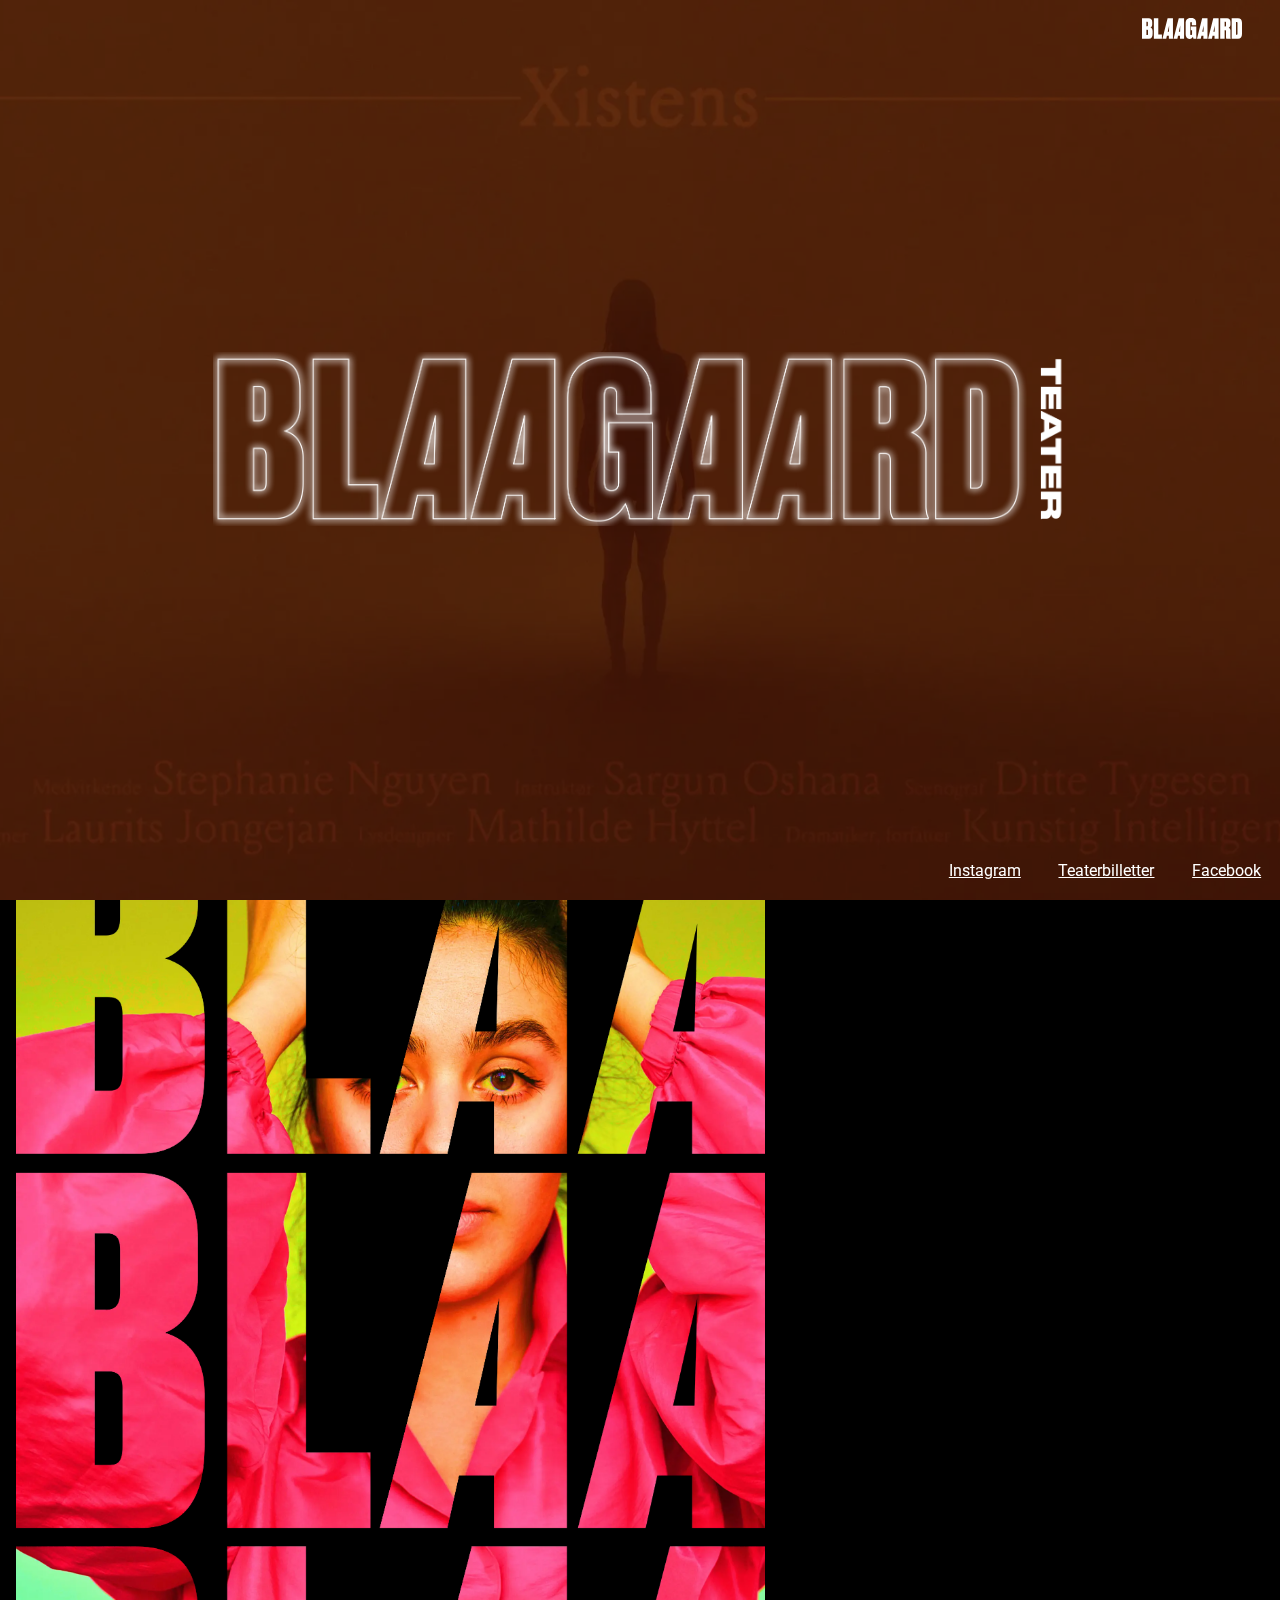
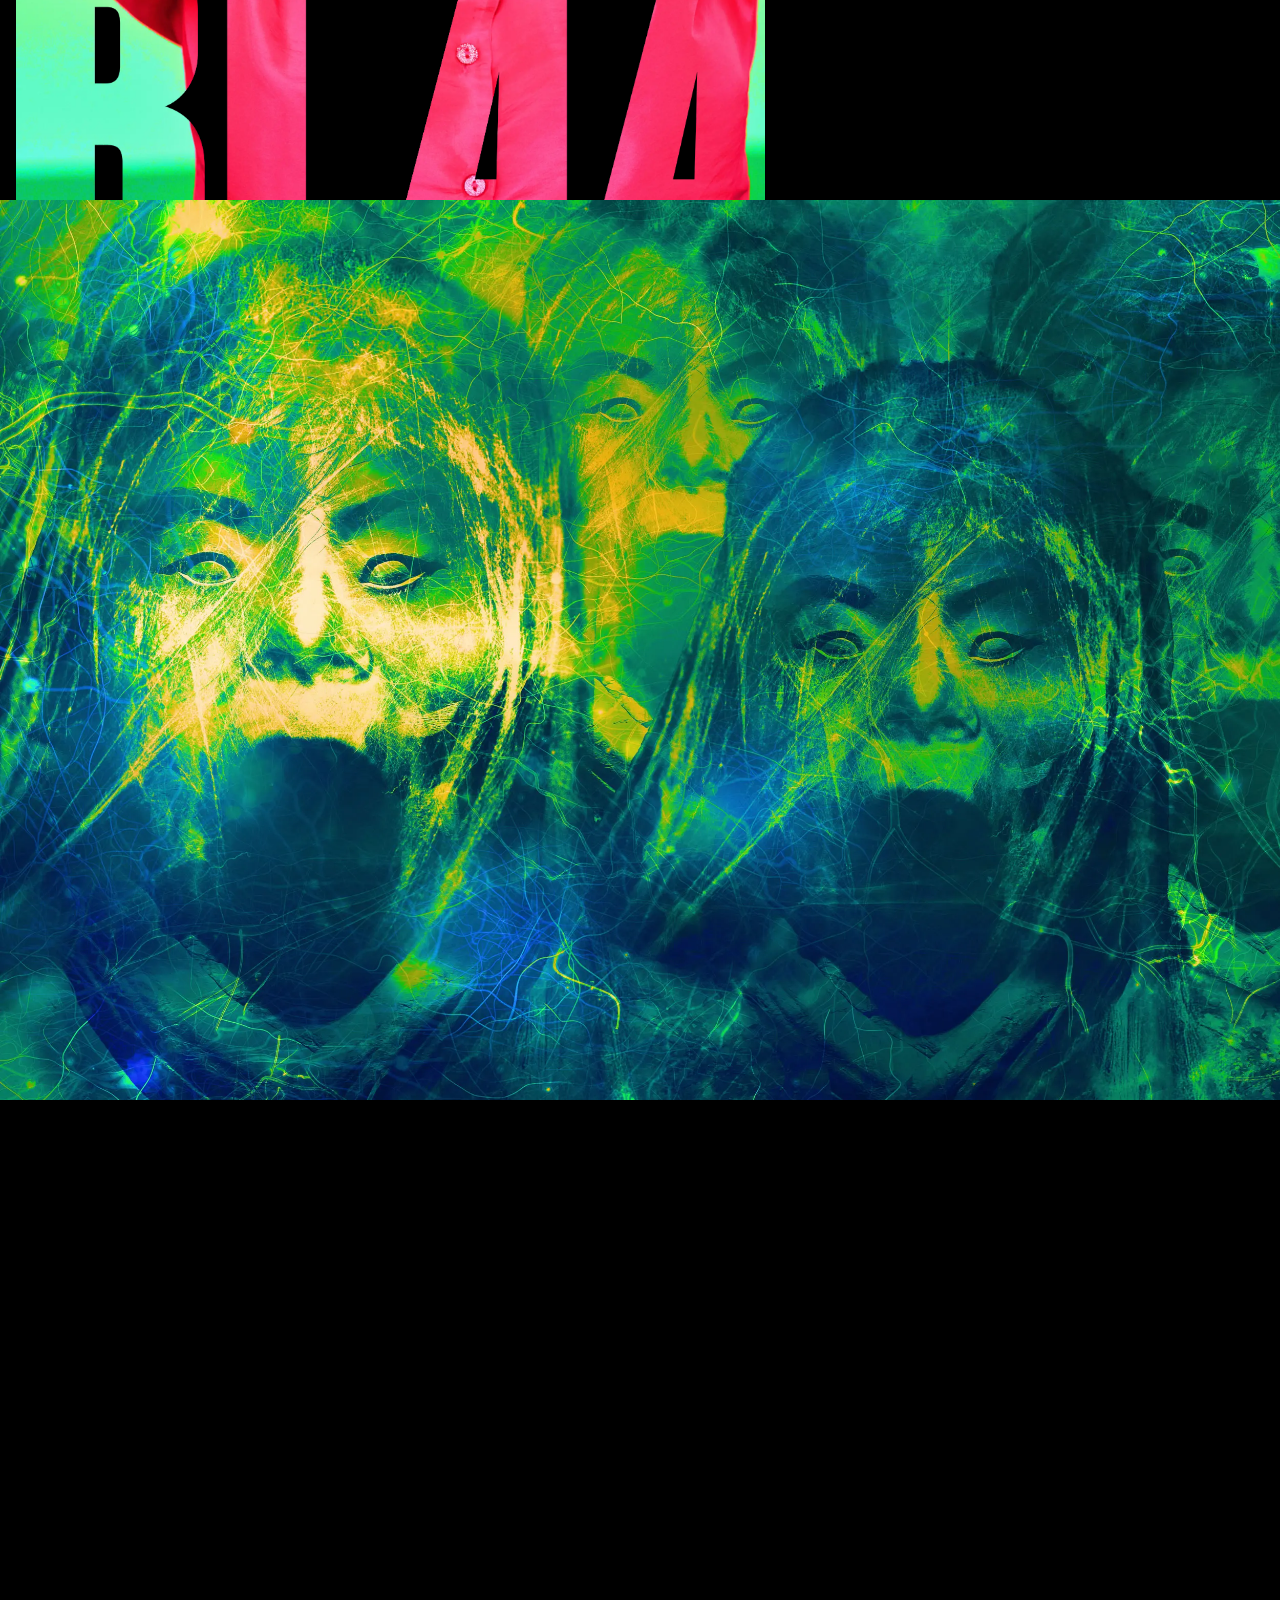
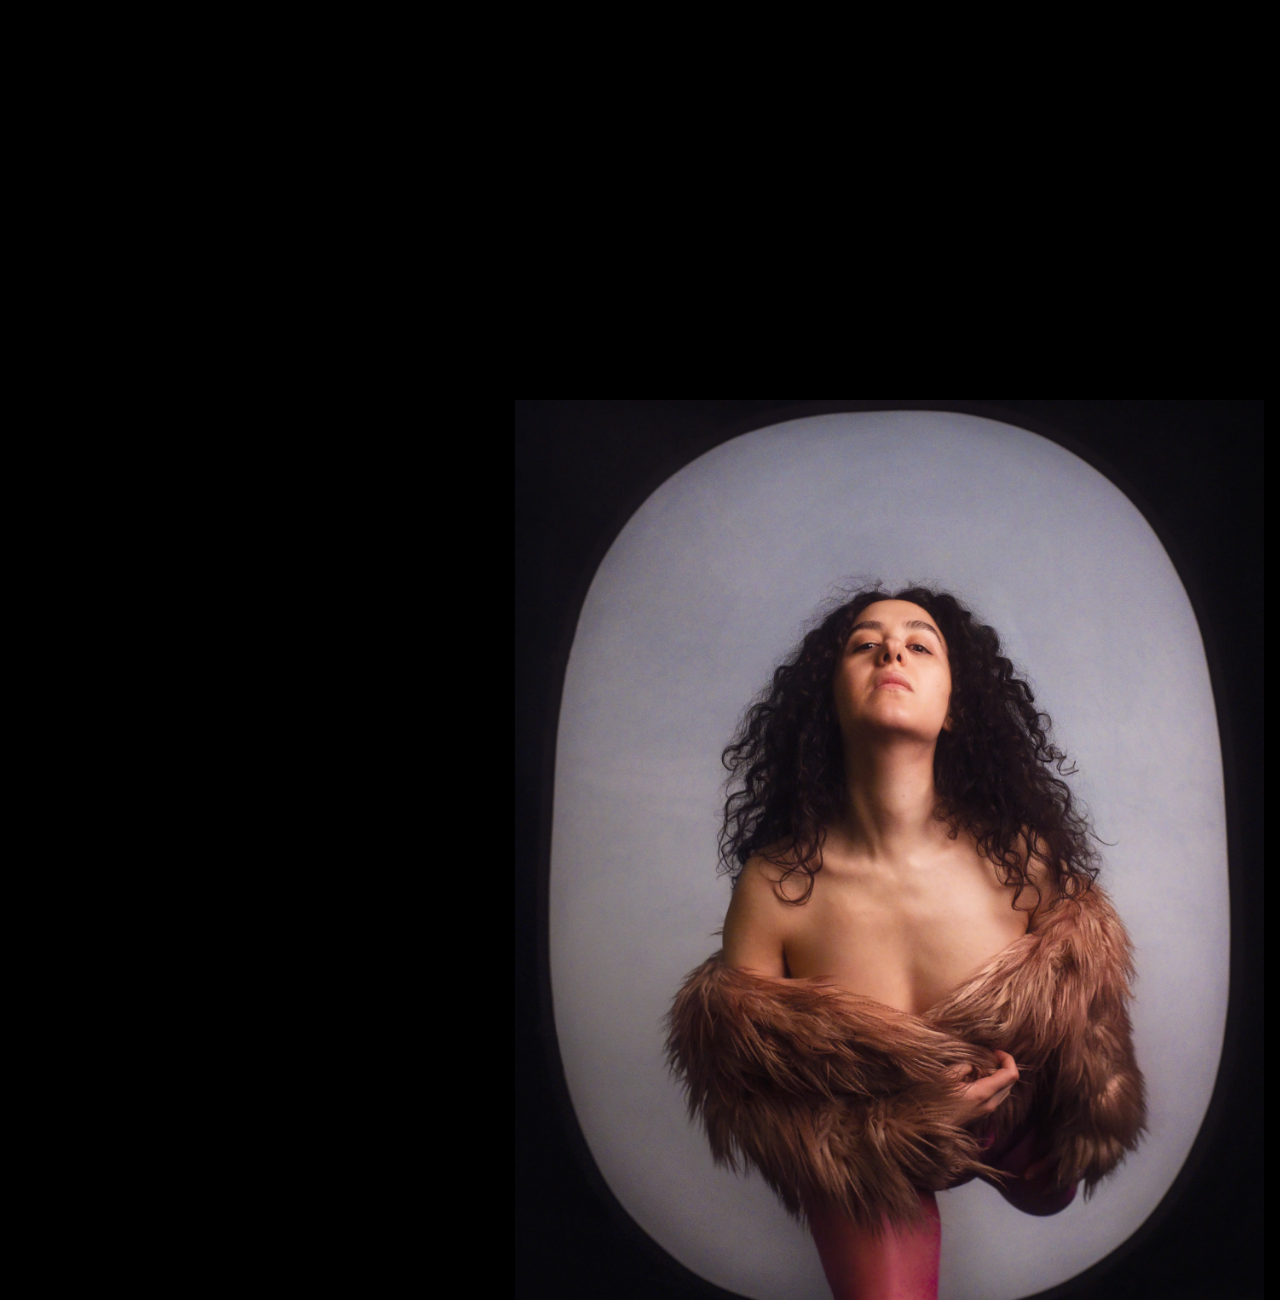
<file: index.html>
<!DOCTYPE html>
<html lang="en">
<head>
    <meta charset="UTF-8">
    <meta http-equiv="X-UA-Compatible" content="IE=edge">
    <meta name="viewport" content="width=device-width, initial-scale=1.0">
    <link rel="stylesheet" href="style/style.css">
    <link rel="preconnect" href="https://fonts.googleapis.com">
    <link rel="preconnect" href="https://fonts.gstatic.com" crossorigin>
    <link href="https://fonts.googleapis.com/css2?family=Roboto:wght@400;700&display=swap" rel="stylesheet">

    <link rel="stylesheet" href="https://unpkg.com/aos@next/dist/aos.css" />

    <title>BLAAGAARD</title>
</head>
<body>
 
<header>
<a href="#"><img src="images/logo/blaagaard_logo_white.svg" alt="Blaagaard logo"></a>
</header>

<main>
    <section class="kolonne1">
        <div class="hero_content">
            <div class="logo_hero"><a href="#"><img src="images/logo/blaagaard_logo_glow.webp" alt="Blaagaard logo"></a></div>
        </div>
        <video autoplay muted loop playsinline class="header-video" title="Blaagaards teater forestilling Xistens" poster="images/blaagaard_poster.webp">
            <source src="https://rikkekeilow.dk/kea/08_brugercentreret_design/blaagaard/xistens%20(2160p).webm?fbclid=IwAR3IwW6UyCOe8Ib0cu5dnQPPSrdTOHPK8T5F6Qh660nYI4ImZuA9UI51MIA" type="video/mp4">
        </video>
    </section>
    <section class="kolonne2">
        <div class="kolonne2_img">
        </div>
        <div class="imessage">
            <p class="from-them" data-aos="fade-up">Vidste du, at Blaagaards forestillinger har diversitet som hovedforkus?</p>
            <p class="from-me" data-aos="fade-up">Nej, det vidste jeg faktisk ikke - det lyder spændende. Hvilke forestillinger handler om diversitet?</p>
            <p class="from-them" data-aos="fade-up">Det er f.eks. stykker som "Tilbage  til for evigt", "Kannibalen" og "Som brødre". Læs meget mere om dem herunder. &#x1F447 </p>
            <button data-aos="fade-up">Information</button> 
        </div>
    </section>

    <section class="kolonne3">
        <div class="imessage">
            <p class="from-them" data-aos="fade-up">Man kan mærke verden lige her på Nørrebro - og man kan mærke verdens dynamik og drama lige udenfor vinduet. Bydelens gader, ansigter og stemmer - de er alle fascinerende og forskellige. Det er nutidens stemmer, der former fremtiden. &#x2728 </p>
            <p class="from-me" data-aos="fade-up">Et transformativt teater, der med fiktionens virkemidler presenterer autentiske fortællinger. Med andre ord. Vi vil gerne skabe oplevelser man kan huske og mærke.</p>
            <p class="from-them" data-aos="fade-up">Rigtig god fornøjelse på Blaagaard Teater. Vi glæder os til at se jer! &#x1F60A </p>
            <button data-aos="fade-up">Programmet</button> 
        </div>
    </section>

    <section class="video_kolonne">
        <iframe src="https://www.youtube.com/embed/xMKCEyYc6es" title="Blaagaard kampagne video" frameborder="0"
            allow="accelerometer; autoplay; clipboard-write; encrypted-media; gyroscope; picture-in-picture"
            allowfullscreen></iframe>
    </section>

    <section class="kolonne4">
        <div class="kolonne4_img">
        </div>
        <div class="imessage">
            <p class="from-me" data-aos="fade-up">"Jeg endte med, at tage et smut forbi Blaagaard spontant med en veninde, og gik ud derfra med en skøn oplevelse." - Mia &#x1F499 </p>
            <p class="from-them" data-aos="fade-up">"En vennegruppe og jeg tog indtil en forestilling på Blaagaard, det var så cool!" - Sofia &#x1F49A </p>
            <p class="from-me" data-aos="fade-up">"Jeg tog forbi Blaagaard alene, fordi jeg kedet mig en lørdag aften. Det var socialt og åbent." - Emma &#x1F5A4 </p>
            <button data-aos="fade-up">Anmeldelser</button> 
        </div>
    </section>
</main>

<footer>
    <ul>
        <li><a href="#">Instagram</a></li>
        <li><a href="#">Teaterbilletter</a></li>
        <li><a href="#">Facebook</a></li>
    </ul>
</footer>

    <script src="https://unpkg.com/aos@next/dist/aos.js"></script>
    <script>
        AOS.init();
    </script>
</body>
</html>
</file>
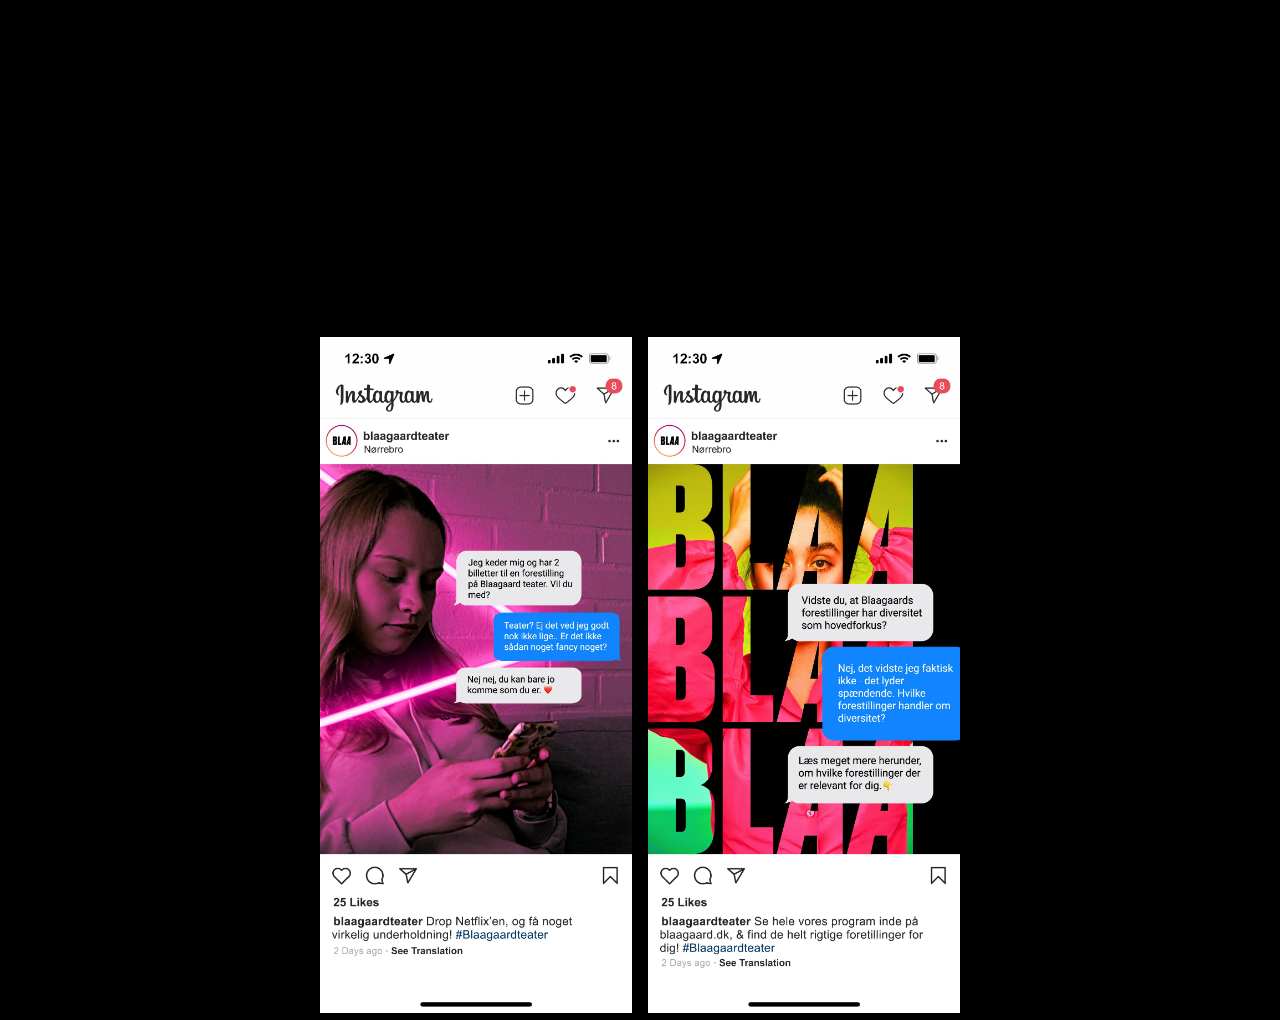
<file: portfolio.html>
<!DOCTYPE html>
<html lang="en">
<head>
    <meta charset="UTF-8">
    <meta http-equiv="X-UA-Compatible" content="IE=edge">
    <meta name="viewport" content="width=device-width, initial-scale=1.0">
    <link rel="stylesheet" href="style/style.css">
    <link rel="preconnect" href="https://fonts.googleapis.com">
    <link rel="preconnect" href="https://fonts.gstatic.com" crossorigin>
    <link href="https://fonts.googleapis.com/css2?family=Roboto:wght@400;700&display=swap" rel="stylesheet">
    <title>BLAAGAARD</title>
</head>
<body>

<main class="portfolio">

<article>
    <iframe width="560" height="315" src="https://www.youtube.com/embed/xMKCEyYc6es" title="Blaagaard kampagne video"
    frameborder="0" allow="accelerometer; autoplay; clipboard-write; encrypted-media; gyroscope; picture-in-picture"
    allowfullscreen></iframe>
</article>

<article>
    <iframe width="560" height="315" src="https://www.youtube.com/embed/PU2LHLuNTW0" title="Blaagaard kampagne video"
        frameborder="0" allow="accelerometer; autoplay; clipboard-write; encrypted-media; gyroscope; picture-in-picture"
        allowfullscreen></iframe>
</article>

<article>
    <img src="images/blaagaard_post1_nat.webp" alt="SoMe-post til Instagram for Blaagaard">
</article>

<article>
    <img src="images/blaagaard_post2.webp" alt="SoMe-post til Instagram for Blaagaard">
</article>


</main>

</body>
</html>
</file>
<file: style/style.css>
/* generelt generelt generelt generelt generelt */

* {
box-sizing: border-box;
margin: 0;
padding: 0;
--sort: rgb(0, 0, 0);
--hvid: rgb(255, 255, 255);
}

body {
max-width: 100%;
margin: 0 auto;
background-color: black;
line-height: 1.4;
}

img,
video,
iframe {
max-width: 100%;
max-height: 100%;
object-fit: cover;
align-self: stretch;
}

button {
font-family: druk_medium;
text-transform: uppercase;
font-size: 1rem;
background-color: transparent;
cursor: pointer;
color: var(--hvid);
padding: 0.5rem 2rem;
text-align: center;
border: 1px solid var(--hvid);
max-width: 250px;
}

button:hover {
box-shadow: inset 0px 0px 25px -7px rgba(255, 255, 255, 0.7);
}

/* typografi typografi typografi typografi typografi */

@font-face {
font-family: druk_cond;
src: url(../fonts/DrukCond-SuperItalic-Trial.otf);
}

@font-face {
font-family: druk_medium;
src: url(../fonts/DrukWide-Medium-Trial.otf);
}

h1 {
font-family: druk_cond;
text-transform: uppercase;
font-size: 10rem;
line-height: 0.8;
color: var(--hvid);
}

h2 {
font-family: druk_medium;
text-transform: uppercase;
font-size: 1.5rem;
line-height: 0.8;
color: var(--hvid);
}

p, a {
font-family: 'Roboto', sans-serif;
color: var(--hvid);
}

/* scroll */

section {
height: 100vh;
width: 100vw;
/* scroll-snap-align: start;*/
}

.container {
/* scroll-snap-type: y mandatory;
overflow: auto; 
height: 100vh;*/
}

/* header header header header header header */

header {
position: fixed;
top: 2%;
z-index: 2;
right: 3%;
width: 100px;
}

/* hero hero hero hero hero hero hero */

.kolonne1 {
background-size: cover;
display: grid;
grid-template-columns: 1fr 10fr 1fr;
grid-template-rows: 1fr 1fr 1fr 1fr 1fr;
background-color: rgba(0, 0, 0, 0.6);
z-index: 2;
}

video {
z-index: -1;
grid-area: 1 / 1 / -1 / -1;
width: 100%;
height: 100%;
object-fit: cover;
}

.logo_hero {
padding-bottom: 1rem;
}

.hero_content {
grid-row-start: 3;
grid-column-start: 2;
}

/* logo logo logo logo logo logo logo logo logo */

/* imessage imessage imessage imessage imessage */

.imessage {
display: flex;
flex-direction: column;
font-size: 1rem;
margin: 0 auto 1rem;
max-width: 600px;
padding: 0.5rem 1.5rem;
}

.imessage p {
border-radius: 1.15rem;
line-height: 1.25;
max-width: 75%;
padding: 0.5rem .875rem;
position: relative;
word-wrap: break-word;
}

.imessage p::before,
.imessage p::after {
bottom: -0.1rem;
content: "";
height: 1rem;
position: absolute;
}

p.from-me {
align-self: flex-end;
background-color: #248bf5;
color: #fff; 
}

p[class^="from-"] {
margin: 0.3rem 0;
width: fit-content;
}

p.from-me ~ p.from-me {
margin: 0.25rem 0 0;
}

p.from-me ~ p.from-me:not(:last-child) {
margin: 0.25rem 0 0;
}

p.from-me ~ p.from-me:last-child {
margin-bottom: 0.3rem;
}

p.from-them {
align-items: flex-start;
background-color: #e5e5ea;
color: #000;
}

p.from-them::after {
border-bottom-right-radius: 0.5rem;
left: 20px;
transform: translate(-30px, -2px);
width: 10px;
}

/* mobilgrid mobilgrid mobilgrid mobilgrid mobilgrid */

.kolonne2,
.kolonne3,
.kolonne4 {
display: grid;
grid-template-rows: 1fr 2fr 1fr;
padding-inline: 1rem;
}

.kolonne2, .imessage,
.kolonne3, .imessage,
.kolonne4, .imessage {
grid-row-start: 2;
}

/* youtubevideo youtubevideo youtubevideo youtubevideo */

.video_kolonne {
display: flex;
justify-content: center;
justify-items: center;
}

.video_kolonne iframe {
width: 100%;
}

/* kolonne2 kolonne2 kolonne2 kolonne2 kolonne2 kolonne2 */

.kolonne2 button,
.kolonne3 button {
margin-top: 1.5rem;
}

.kolonne2_img {
display: none;
background-image: url(../images/billede_i_logo.webp);
background-repeat: no-repeat;
background-position: center;
background-size: cover;
grid-column: 1 / 4;
grid-row: 1 / 5;
}

/* kolonne3 kolonne3 kolonne3 kolonne3 kolonne3 kolonne3 */

.kolonne3 {
background-image:  url(../images/image00001.webp);
background-repeat: no-repeat;
background-position: center;
background-size: cover;
}

/* kolonne4 kolonne4 kolonne4 kolonne4 kolonne4 */

.kolonne4 button {
margin-top: 1.5rem;
}

.kolonne4_img {
display: none;
}

.kolonne4_img {
display: none;
background-image: url(../images/Hanin_02_highres.webp);
background-repeat: no-repeat;
background-position: center;
background-size: cover;
grid-column: 1 / 4;
grid-row: 1 / 5;
}

/* portfolio portfolio portfolio portfolio portfolio */

.portfolio {
display: grid;
grid-template-columns: 1fr 1fr;
width: 50%;
margin: 0 auto;
gap: 1rem;
}

.video1 {
grid-column: 1 / 3;
}

/* footer footer footer footer footer footer footer */

footer {
position: fixed;
bottom: 0;
right: 0;
width: 100%;
height: 40px;
}

a:hover {
color: #248bf5;
}

ul, li {
text-decoration: none;
list-style-type: none;
display: inline-block;
display: flex;
justify-content: space-around;
}

/* portfolio portfolio portfolio portfolio  */



/* responsiv responsiv responsiv responsiv responsiv */

@media all and (min-width: 800px) {
.kolonne1 {
grid-template-columns: 1fr 4fr 1fr;
}

footer {
height: 40px;
width: 350px;
}
}

@media all and (min-width: 1000px) {
.kolonne2, 
.kolonne4 {
display: grid;
grid-template-columns: 1fr 1fr 1fr 1fr 1fr;
padding-top: 0;
}

.kolonne2_img {
display: block;
grid-column: 1 / 4;
}

.kolonne2 .imessage {
grid-column: 4 / 6;
grid-row: 2;
padding: 3rem;
}

.kolonne3 {
display: grid;
grid-template-rows: 1fr 1fr 1fr;
grid-template-columns: 1fr 2fr 1fr;
}

.kolonne3 .imessage  {
grid-row: 2 / 3;
grid-column: 2 / 3;
}

.kolonne4_img {
display: block;
z-index: -1;
grid-column: 3 / 6;
}

.kolonne4 .imessage {
grid-column: 1 / 3;
grid-row: 2;
padding: 3rem;
}
}

@media all and (min-width: 1300px) {
.kolonne1 {
grid-template-columns: 1fr 2fr 1fr;
}
}
</file>
